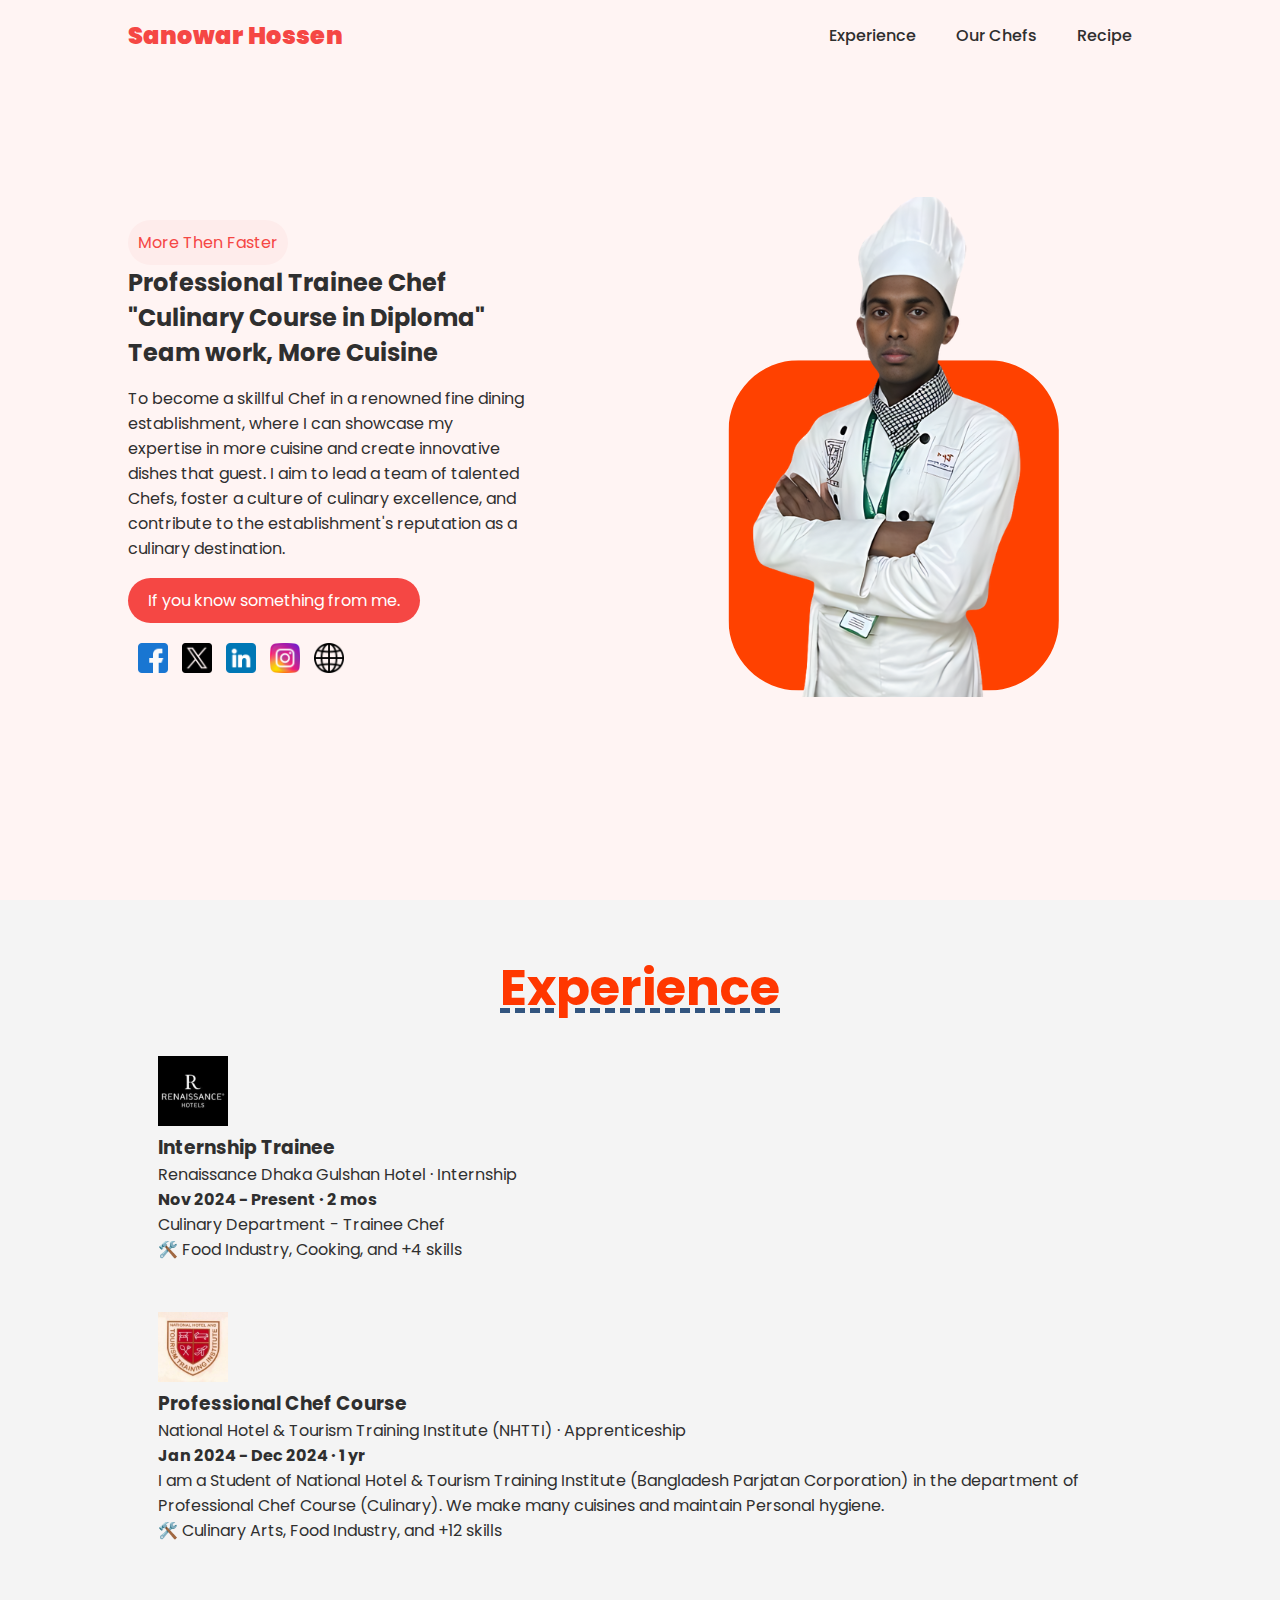
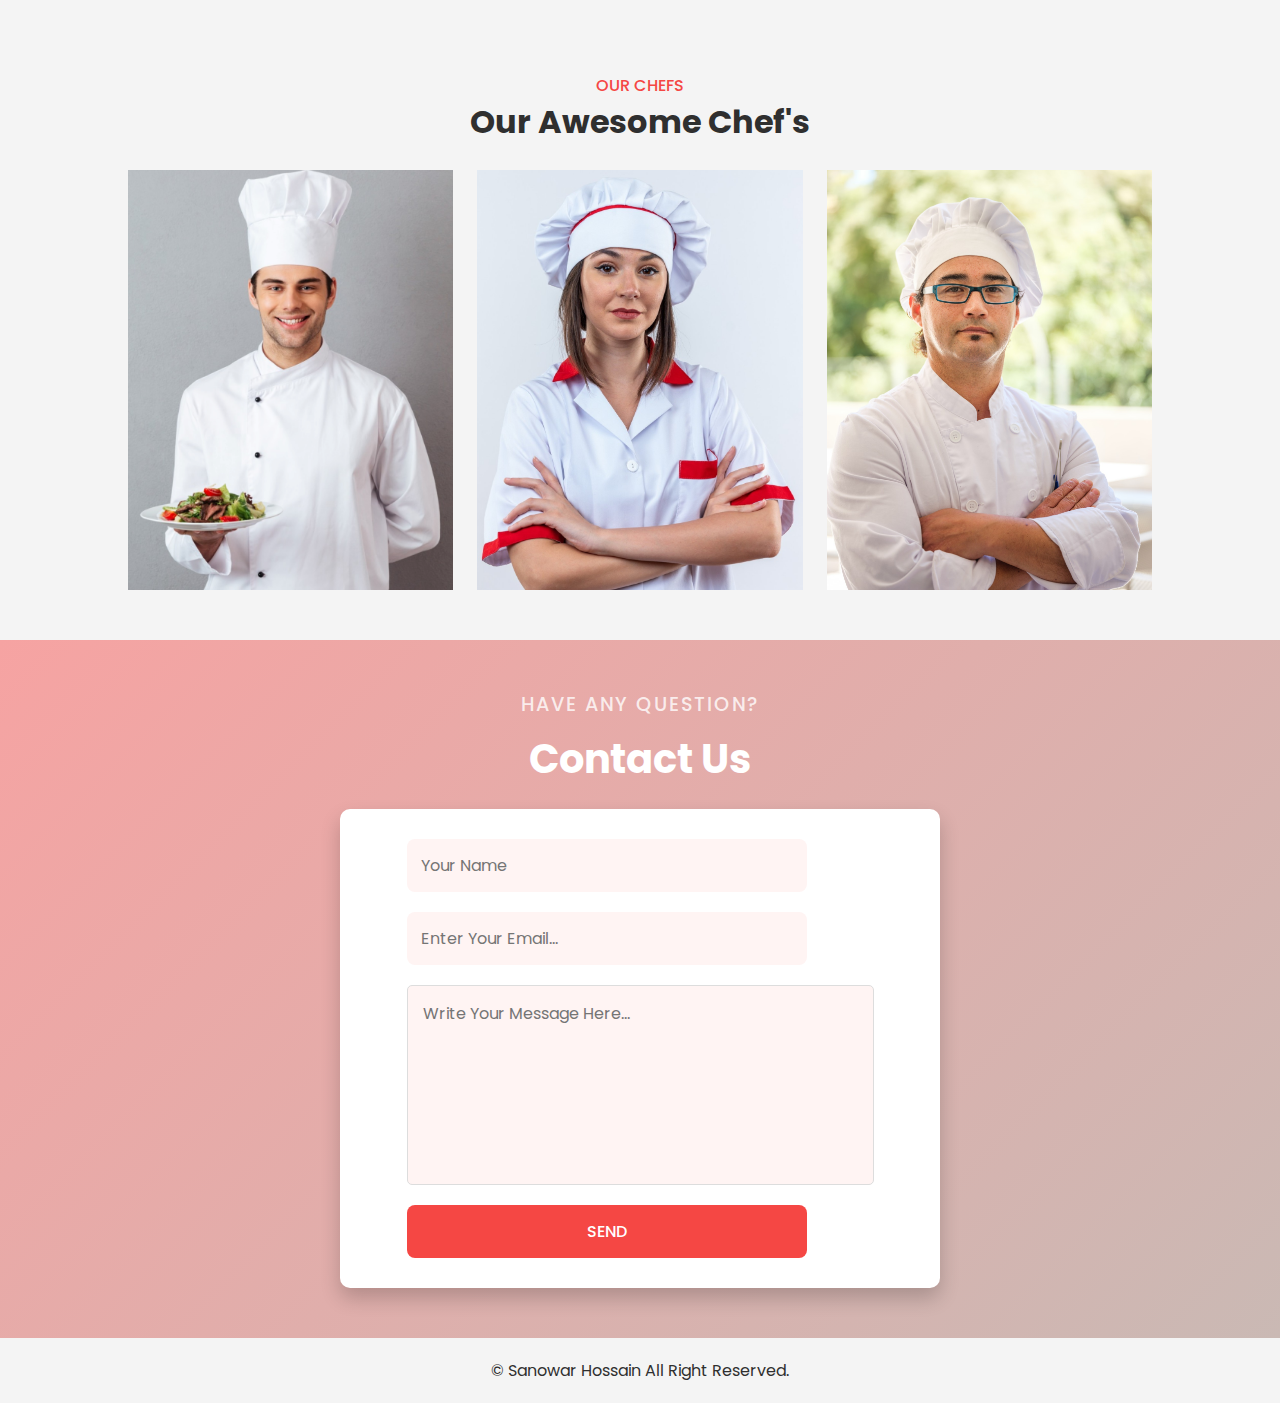
<file: Chef Website/index.html>
<!DOCTYPE html>
<html lang="en">
<head>
    <meta charset="UTF-8">
    <meta http-equiv="X-UA-Compatible" content="IE=edge">
    <meta name="viewport" content="width=device-width, initial-scale=1.0">
    <title>Sanowar Hossen</title>
    <!-- favicon -->
    <link rel="icon" type="image/x-icon" href="./img/favicon.png">
    <!-- Box Icons -->
    <link rel="stylesheet"
  href="https://cdn.jsdelivr.net/npm/boxicons@latest/css/boxicons.min.css">
  <link rel="stylesheet" href="https://cdnjs.cloudflare.com/ajax/libs/font-awesome/4.7.0/css/font-awesome.min.css">
  <!-- Link To CSS -->
  <link rel="stylesheet" href="style.css">
</head>
<body>
    <!-- Navbar -->
    <header>
        <a href="#" class="logo"><b>Sanowar Hossen</b></a>
        <div class="bx bx-menu" id="menu-icon"></div>

        <ul class="navbar">
            <!-- <li><a href="#home">Home</a></li> -->
            <li><a href="#experience">Experience</a></li>
            <li><a href="#chefs">Our Chefs</a></li>
            <li><a href="./recipe/recipe.html">Recipe</a></li>
        </ul>
    </header>
    <!-- Home -->
    <section class="home" id="home">
        <div class="home-text">
            <h3>More Then Faster</h3>
            <h2>Professional Trainee Chef <br>"Culinary Course in Diploma" <br>Team work, More Cuisine</h2>
            <p>
                To become a skillful Chef in a renowned fine dining establishment, where I can showcase my expertise in more cuisine and create innovative dishes that guest. 
                I aim to lead a team of talented Chefs, foster a culture of culinary excellence, and contribute to the establishment's reputation as a culinary destination.
            </p>
            <a href="#contact" class="btn">If you know something from me.</a>

            <!-- social icon -->
            <div class="social-con">
                <a href="#" class="social">
                    <img src="./img/facebook.png"/>
                </a>
                <a href="#" class="social">
                    <img src="./img/twitter.png"/>
                </a>
                <a href="#" class="social">
                    <img src="./img/linkedin.png"/>
                </a>
                <a href="#" class="social">
                    <img src="./img/instagram.png"/>
                </a>
                </a>
                <a href="#" class="social">
                    <img src="./img/world-wide-web.png"/>
                </a>
            </div>
            
        </div>
        <div class="home-img">
            <img src="img/chef.png" alt="">
        </div>
    </section>

  <!-- Experience Section -->
  <section id="experience">
    <h2 class="ex">Experience </h2>

    <!-- Internship Trainee -->
    <div class="experience-item">
      <div class="experience-header">
        <a href="https://www.linkedin.com/company/renaissance-dhaka-gulshan-hotel/"><img src="./img/RDGH.jpg" alt="Renaissance Logo" class="company-logo" target="_blank"></a>


      
        
        <div>
          <h3>Internship Trainee</h3>
          <p>Renaissance Dhaka Gulshan Hotel · Internship</p>
          <p><strong>Nov 2024 - Present · 2 mos</strong></p>
        </div>
      </div>
      <p>Culinary Department - Trainee Chef</p>
      <p>🛠️ <span>Food Industry, Cooking, and +4 skills</span></p>
    </div>

    <!-- Professional Chef Course -->
    <div class="experience-item">
      <div class="experience-header">
        <a href="https://www.linkedin.com/company/nhtti/"><img src="./img/NHTT.jpg" alt="NHTTI Logo" class="company-logo"></a>
        
        <div>
          <h3>Professional Chef Course</h3>
          <p>National Hotel & Tourism Training Institute (NHTTI) · Apprenticeship</p>
          <p><strong>Jan 2024 - Dec 2024 · 1 yr</strong></p>
        </div>
      </div>
      <p>
        I am a Student of National Hotel & Tourism Training Institute (Bangladesh Parjatan Corporation)
        in the department of Professional Chef Course (Culinary). We make many cuisines and maintain
        Personal hygiene.
      </p>
      <p>🛠️ <span>Culinary Arts, Food Industry, and +12 skills</span></p>
     
    </div>
  </section>





    




    <!-- Chef section -->  
    <section class="chefs" id="chefs">
        <div class="heading">
            <p>Our Chefs</p>
            <h2>Our Awesome Chef's</h2>
        </div>
        <div class="chefs-container">
            <div class="chef-box">
                <img src="img/chef1.png" alt="">
                <div class="text">
                    <h2>John Watson</h2>
                    <p>Lorem ipsum dolor sit amet consectetur adipisicing elit. Nesciunt, doloribus.</p>
                    <a href="#" class="btn">Hire Now</a>
                </div>
            </div>
            <div class="chef-box">
                <img src="img/chef2.png" alt="">
                <div class="text">
                    <h2>Alexa Gomez</h2>
                    <p>Lorem ipsum dolor sit amet consectetur adipisicing elit. Nesciunt, doloribus.</p>
                    <a href="#" class="btn">Hire Now</a>
                </div>
            </div>
            <div class="chef-box">
                <img src="img/chef3.jpg" alt="">
                <div class="text">
                    <h2>Richard</h2>
                    <p>Lorem ipsum dolor sit amet consectetur adipisicing elit. Nesciunt, doloribus.</p>
                    <a href="#" class="btn">Hire Now</a>
                </div>
            </div>
        </div>
    </section>
    <!-- Contact -->
    <section class="contact" id="contact">
        <div class="heading">
            <p>Have Any Question?</p>
            <h2>Contact Us</h2>
        </div>
        <div class="contact-form">
            <form action="">
                <input type="text" placeholder="Your Name">
                <input type="email" name="" id="" placeholder="Enter Your Email...">
                <textarea name="" id="" cols="30" rows="10" placeholder="Write Your Message Here... "></textarea>
                <input type="button" value="Send" class="contact-button">
            </form>
        </div>
    </section>
    <!-- Copyright -->
    <div class="copyright">
        <p>&#169; Sanowar Hossain All Right Reserved.</p>
    </div>





    <!-- Link To Js -->
    <script src="main.js"></script>
</body>
</html>
</file>
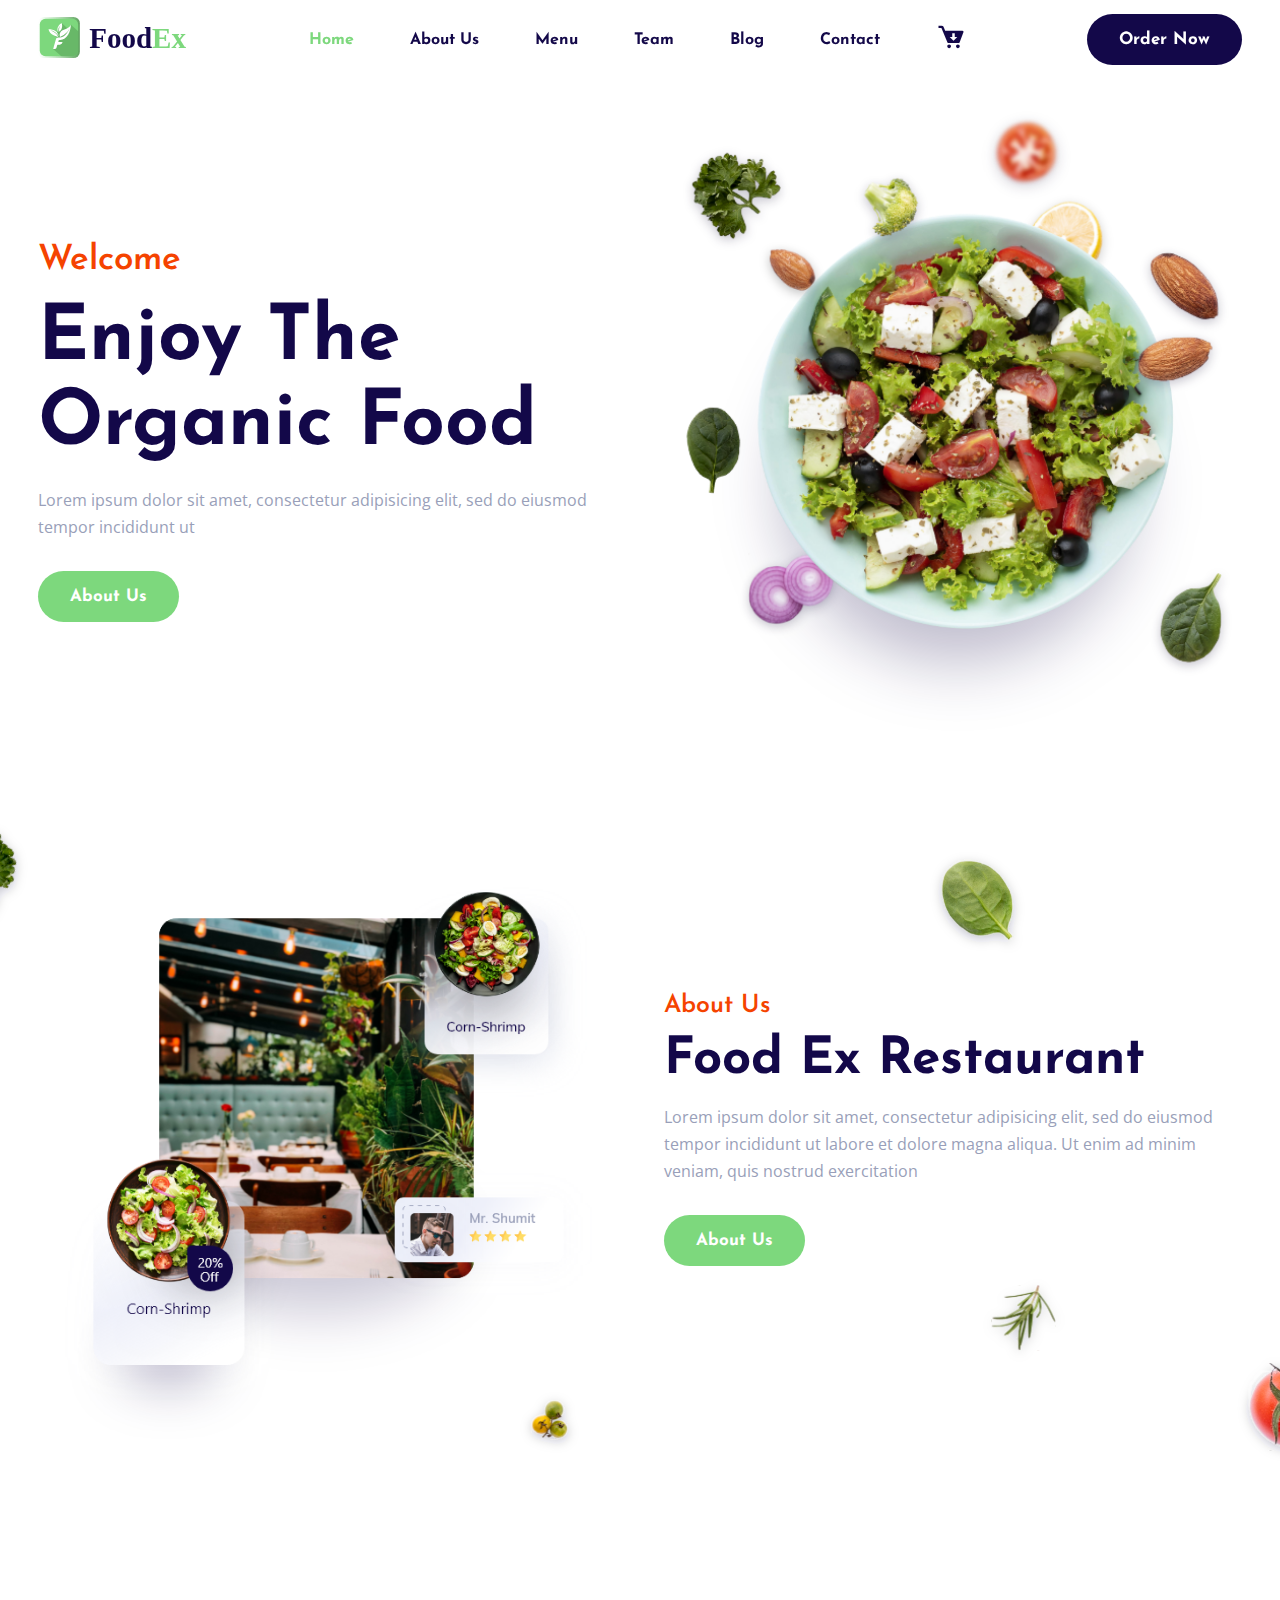
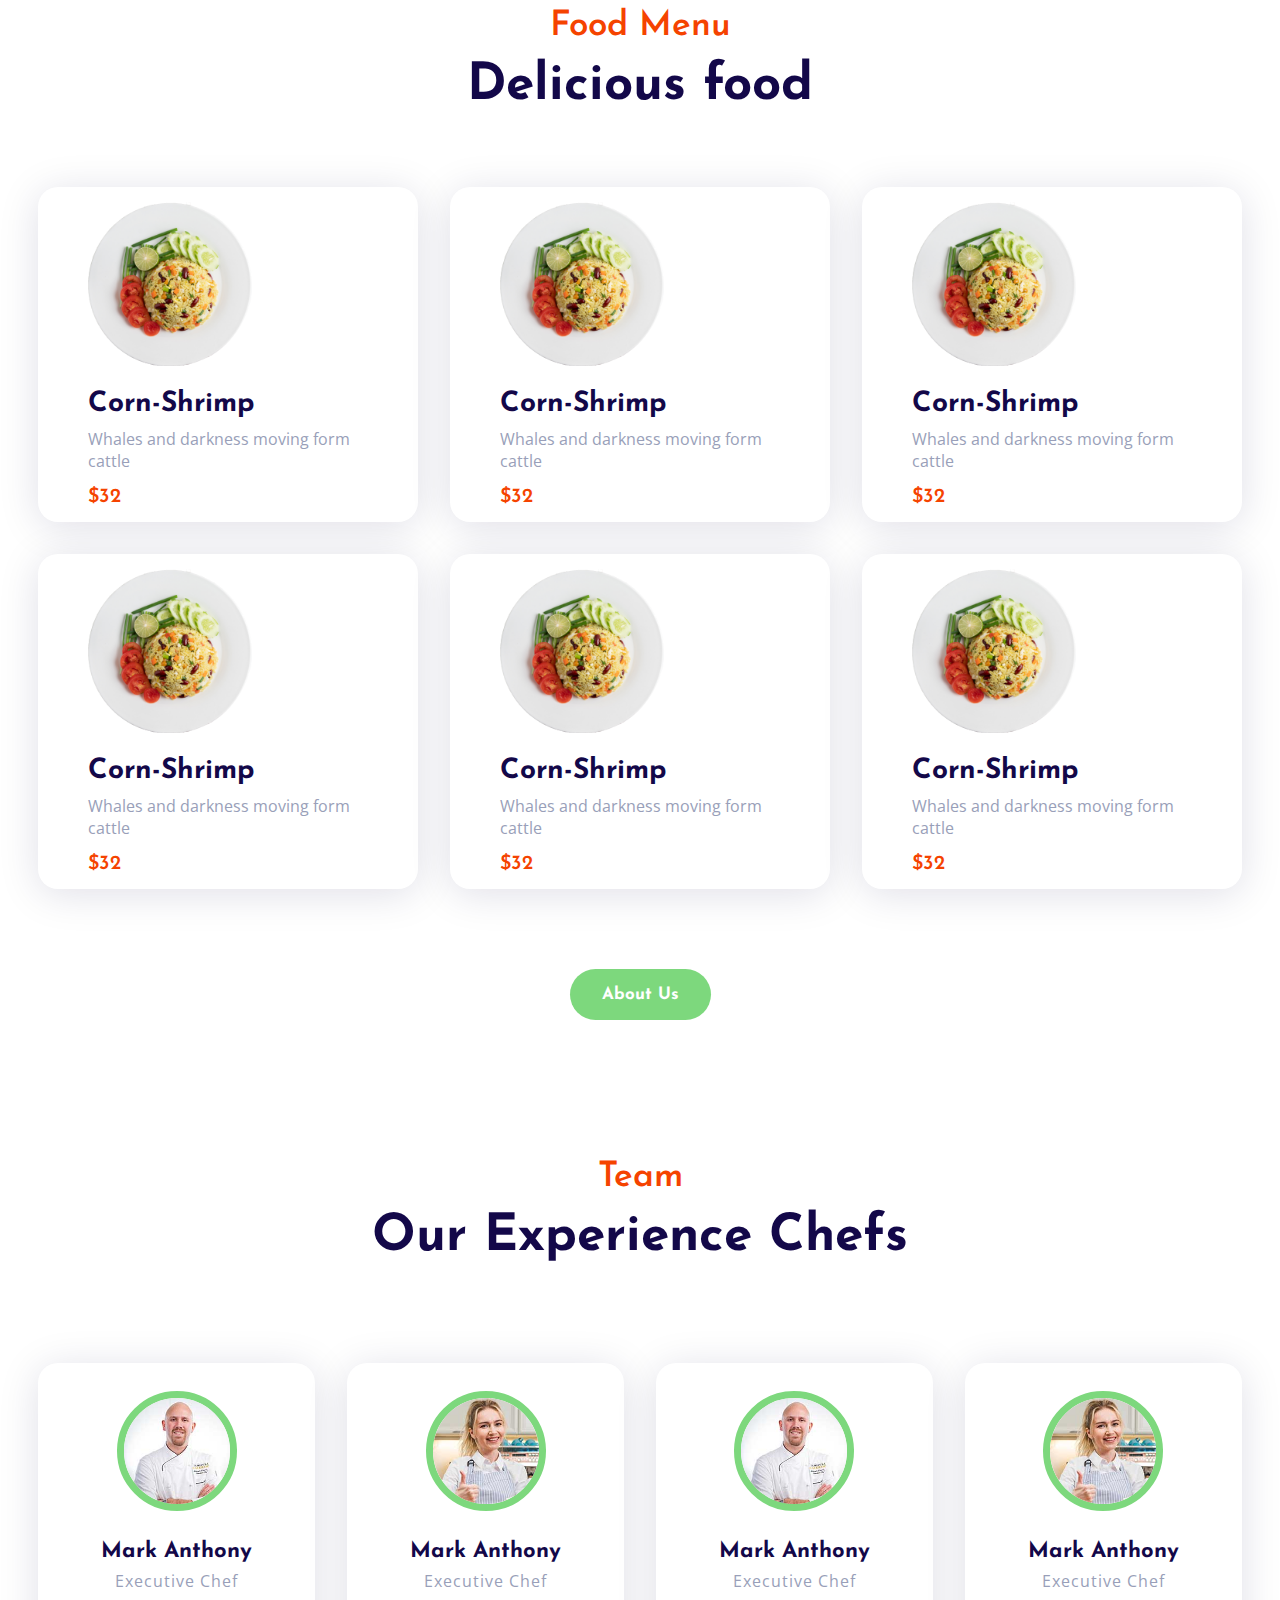
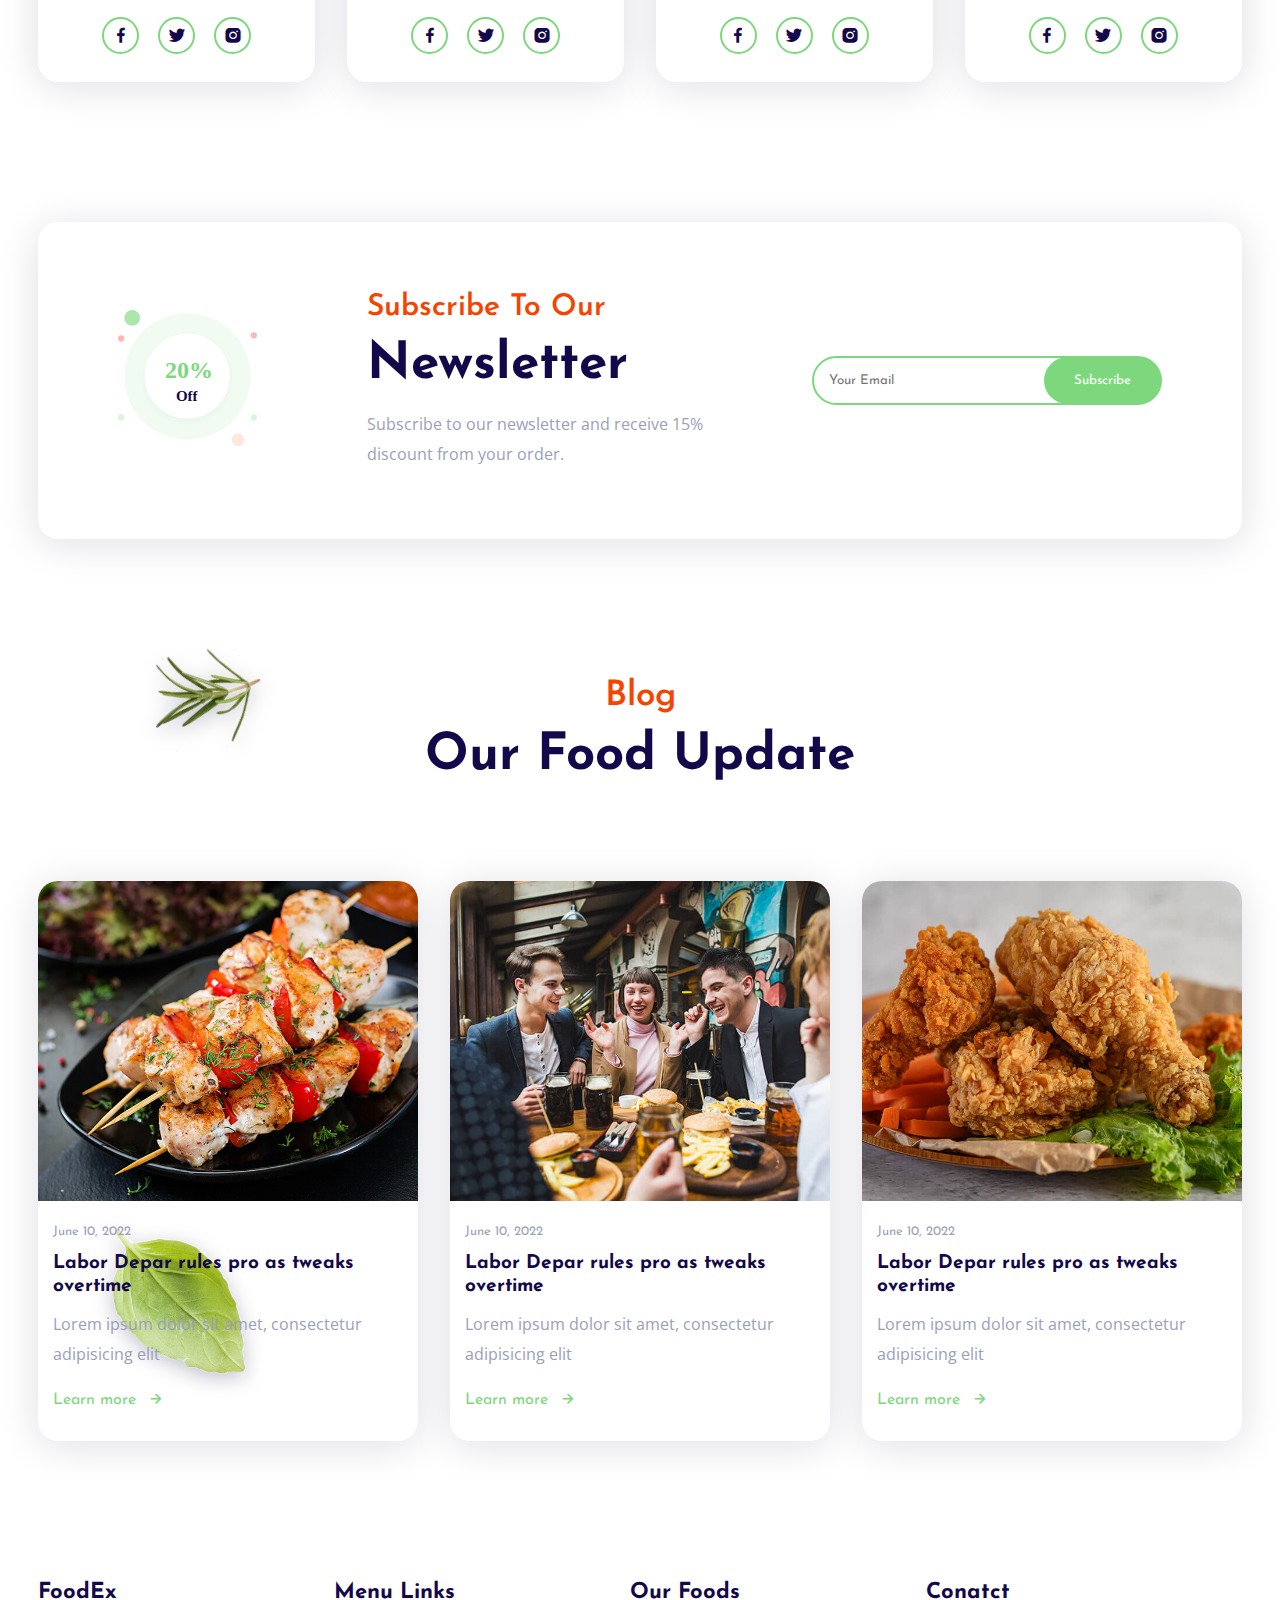
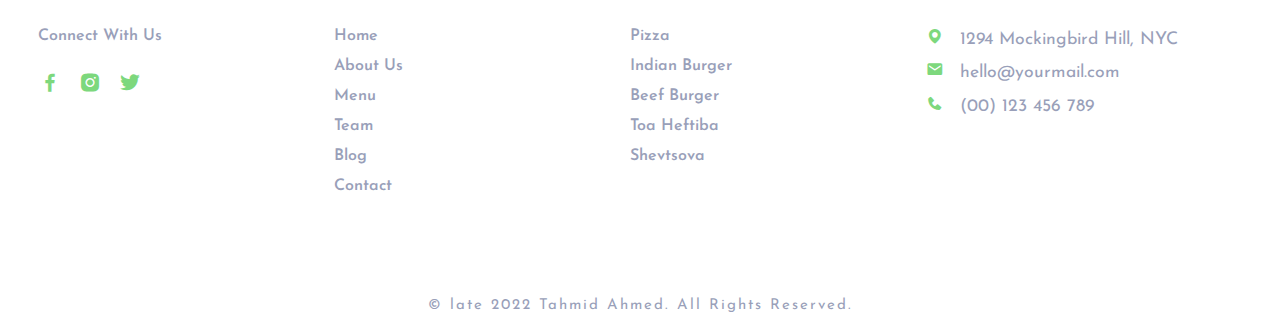
<file: food website-20241218T180944Z-001/food website/index.html>
<!DOCTYPE html>
<html>
<head>
	<meta charset="utf-8">
	<meta name="viewport" content="width=device-width, initial-scale=1">
	<title>restaurant website Html Css</title>
	<link rel="stylesheet" type="text/css" href="css/style.css">

	<link rel="stylesheet"
  href="https://unpkg.com/boxicons@latest/css/boxicons.min.css">

  <link rel="preconnect" href="https://fonts.googleapis.com">
  <link rel="preconnect" href="https://fonts.gstatic.com" crossorigin>
  <link href="https://fonts.googleapis.com/css2?family=Josefin+Sans:wght@100;200;300;400;500;600;700&family=Open+Sans:wght@300;400;500;600;700;800&display=swap" rel="stylesheet">

</head>
<body>

	<!---header--->
	<header>
		<a href="#" class="logo"><img src="img/logo.svg"></a>
		<div class="bx bx-menu" id="menu-icon"></div>

		<ul class="navbar">
			<li><a href="#home" class="active">Home</a></li>
			<li><a href="#about">About Us</a></li>
			<li><a href="#menu">Menu</a></li>
			<li><a href="#team">Team</a></li>
			<li><a href="#blog">Blog</a></li>
			<li><a href="#contact">Contact</a></li>
			<li><a href="#" class="cart"><i class='bx bxs-cart-download'></i></a></li>
		</ul>

		<div class="top-btn">
			<a href="#">Order Now</a>
		</div>
	</header>

	<!---home--->
	<section class="home" id="home">
		<div class="home-text">
			<h3>Welcome</h3>
			<h1>Enjoy The Organic Food</h1>
			<p>Lorem ipsum dolor sit amet, consectetur adipisicing elit, sed do eiusmod <br> tempor incididunt ut</p>
			<a href="#" class="btn">About Us</a>
		</div>

		<div class="home-img">
			<img src="img/hero.png">
		</div>
	</section>

	<!---about--->
	<section class="about" id="about">
		<div class="about-img">
			<img src="img/about.png">
		</div>

		<div class="about-text">
			<h3>About Us</h3>
			<h2>Food Ex Restaurant</h2>
			<p>Lorem ipsum dolor sit amet, consectetur adipisicing elit, sed do eiusmod tempor incididunt ut labore et dolore magna aliqua. Ut enim ad minim veniam, quis nostrud exercitation</p>
			<a href="#" class="btn">About Us</a>
		</div>
	</section>

	<!---food menu--->
	<section class="menu" id="menu">
		<div class="center-text">
			<h3>Food Menu</h3>
			<h2>Delicious food</h2>
		</div>

		<div class="menu-content">
			<div class="box">
				<div class="box-content">
					<div class="box-img">
						<img src="img/food.png">
					</div>

					<div class="box-text">
						<h4>Corn-Shrimp</h4>
						<p>Whales and darkness moving form cattle</p>
						<h6>$32</h6>
					</div>
				</div>
			</div>

			<div class="box">
				<div class="box-content">
					<div class="box-img">
						<img src="img/food.png">
					</div>

					<div class="box-text">
						<h4>Corn-Shrimp</h4>
						<p>Whales and darkness moving form cattle</p>
						<h6>$32</h6>
					</div>
				</div>
			</div>

			<div class="box">
				<div class="box-content">
					<div class="box-img">
						<img src="img/food.png">
					</div>

					<div class="box-text">
						<h4>Corn-Shrimp</h4>
						<p>Whales and darkness moving form cattle</p>
						<h6>$32</h6>
					</div>
				</div>
			</div>

			<div class="box">
				<div class="box-content">
					<div class="box-img">
						<img src="img/food.png">
					</div>

					<div class="box-text">
						<h4>Corn-Shrimp</h4>
						<p>Whales and darkness moving form cattle</p>
						<h6>$32</h6>
					</div>
				</div>
			</div>

			<div class="box">
				<div class="box-content">
					<div class="box-img">
						<img src="img/food.png">
					</div>

					<div class="box-text">
						<h4>Corn-Shrimp</h4>
						<p>Whales and darkness moving form cattle</p>
						<h6>$32</h6>
					</div>
				</div>
			</div>

			<div class="box">
				<div class="box-content">
					<div class="box-img">
						<img src="img/food.png">
					</div>

					<div class="box-text">
						<h4>Corn-Shrimp</h4>
						<p>Whales and darkness moving form cattle</p>
						<h6>$32</h6>
					</div>
				</div>
			</div>

		</div>

		<div class="box-btn">
			<a href="#" class="btn">About Us</a>
		</div>
	</section>

	<!---team--->
	<section class="team" id="team">
		<div class="center-text">
			<h3>Team</h3>
			<h2>Our Experience Chefs</h2>
		</div>

		<div class="team-content">
			<div class="row">
				<div class="team-img">
					<img src="img/team1.jpg">
				</div>
				<h4>Mark Anthony</h4>
				<p>Executive Chef</p>
				<div class="team-icon">
					<a href="#"><i class='bx bxl-facebook' ></i></a>
					<a href="#"><i class='bx bxl-twitter' ></i></a>
					<a href="#"><i class='bx bxl-instagram-alt' ></i></a>
				</div>
			</div>

			<div class="row">
				<div class="team-img">
					<img src="img/team2.jpg">
				</div>
				<h4>Mark Anthony</h4>
				<p>Executive Chef</p>
				<div class="team-icon">
					<a href="#"><i class='bx bxl-facebook' ></i></a>
					<a href="#"><i class='bx bxl-twitter' ></i></a>
					<a href="#"><i class='bx bxl-instagram-alt' ></i></a>
				</div>
			</div>

			<div class="row">
				<div class="team-img">
					<img src="img/team1.jpg">
				</div>
				<h4>Mark Anthony</h4>
				<p>Executive Chef</p>
				<div class="team-icon">
					<a href="#"><i class='bx bxl-facebook' ></i></a>
					<a href="#"><i class='bx bxl-twitter' ></i></a>
					<a href="#"><i class='bx bxl-instagram-alt' ></i></a>
				</div>
			</div>


			<div class="row">
				<div class="team-img">
					<img src="img/team2.jpg">
				</div>
				<h4>Mark Anthony</h4>
				<p>Executive Chef</p>
				<div class="team-icon">
					<a href="#"><i class='bx bxl-facebook' ></i></a>
					<a href="#"><i class='bx bxl-twitter' ></i></a>
					<a href="#"><i class='bx bxl-instagram-alt' ></i></a>
				</div>
			</div>

		</div>
	</section>

	<!---newsletter--->
	<section>
		<div class="container">
			<div class="newsletter-content">
				<div class="news-img">
					<img src="img/discount.svg">
				</div>

				<div class="news-text">
					<h3>Subscribe To Our</h3>
					<h2>Newsletter</h2>
					<p>Subscribe to our newsletter and receive 15% <br> discount from your order.</p>
				</div>

				<div class="letter">
					<form>
						<input type="email" name="email" placeholder="Your Email" required>
						<input type="submit" value="Subscribe" required>
					</form>
				</div>
			</div>
		</div>
	</section>

	<!---blog--->
	<section class="blog" id="blog">
		<div class="center-text">
			<h3>Blog</h3>
			<h2>Our Food Update</h2>
		</div>

		<div class="blog-content">
			<div class="main">
				<img src="img/blog1.jpg">
				<div class="blog-text">
					<h6>June 10, 2022</h6>
					<h4>Labor Depar rules pro as tweaks overtime</h4>
					<p>Lorem ipsum dolor sit amet, consectetur adipisicing elit</p>

					<div class="blog-btn">
						<a href="#">Learn more</a>
						<span><i class='bx bx-right-arrow-alt' ></i></span>
					</div>
				</div>
			</div>

			<div class="main">
				<img src="img/blog2.jpg">
				<div class="blog-text">
					<h6>June 10, 2022</h6>
					<h4>Labor Depar rules pro as tweaks overtime</h4>
					<p>Lorem ipsum dolor sit amet, consectetur adipisicing elit</p>

					<div class="blog-btn">
						<a href="#">Learn more</a>
						<span><i class='bx bx-right-arrow-alt' ></i></span>
					</div>
				</div>
			</div>

			<div class="main">
				<img src="img/blog3.jpg">
				<div class="blog-text">
					<h6>June 10, 2022</h6>
					<h4>Labor Depar rules pro as tweaks overtime</h4>
					<p>Lorem ipsum dolor sit amet, consectetur adipisicing elit</p>

					<div class="blog-btn">
						<a href="#">Learn more</a>
						<span><i class='bx bx-right-arrow-alt' ></i></span>
					</div>
				</div>
			</div>

		</div>
	</section>

	<!---contact--->
	<section class="contact" id="contact">
		<div class="contact-box">
			<h3>FoodEx</h3>
			<h5>Connect With Us</h5>
			<div class="social">
				<a href="#"><i class='bx bxl-facebook' ></i></a>
				<a href="#"><i class='bx bxl-instagram-alt' ></i></a>
				<a href="#"><i class='bx bxl-twitter' ></i></a>
			</div>
		</div>

		<div class="contact-box">
			<h3>Menu Links</h3>
			<li><a href="#home" class="active">Home</a></li>
			<li><a href="#about">About Us</a></li>
			<li><a href="#menu">Menu</a></li>
			<li><a href="#team">Team</a></li>
			<li><a href="#blog">Blog</a></li>
			<li><a href="#contact">Contact</a></li>
		</div>

		<div class="contact-box">
			<h3>Our Foods</h3>
			<li><a href="#">Pizza</a></li>
			<li><a href="#">Indian Burger</a></li>
			<li><a href="#">Beef Burger</a></li>
			<li><a href="#">Toa Heftiba</a></li>
			<li><a href="#">Shevtsova</a></li>
		</div>

		<div class="contact-box address">
			<h3>Conatct</h3>
			<i class='bx bxs-map' ><span>1294 Mockingbird Hill, NYC</span></i>
			<i class='bx bxs-envelope' ><span>hello@yourmail.com</span></i>
			<i class='bx bxs-phone' ><span>(00) 123 456 789</span></i>
		</div>

	</section>

	<div class="end-text">
		<p>© late 2022 Tahmid Ahmed. All Rights Reserved.</p>
	</div>

	<!---custom js link--->
	<script type="text/javascript" src="js/script.js"></script>

</body>
</html>
</file>
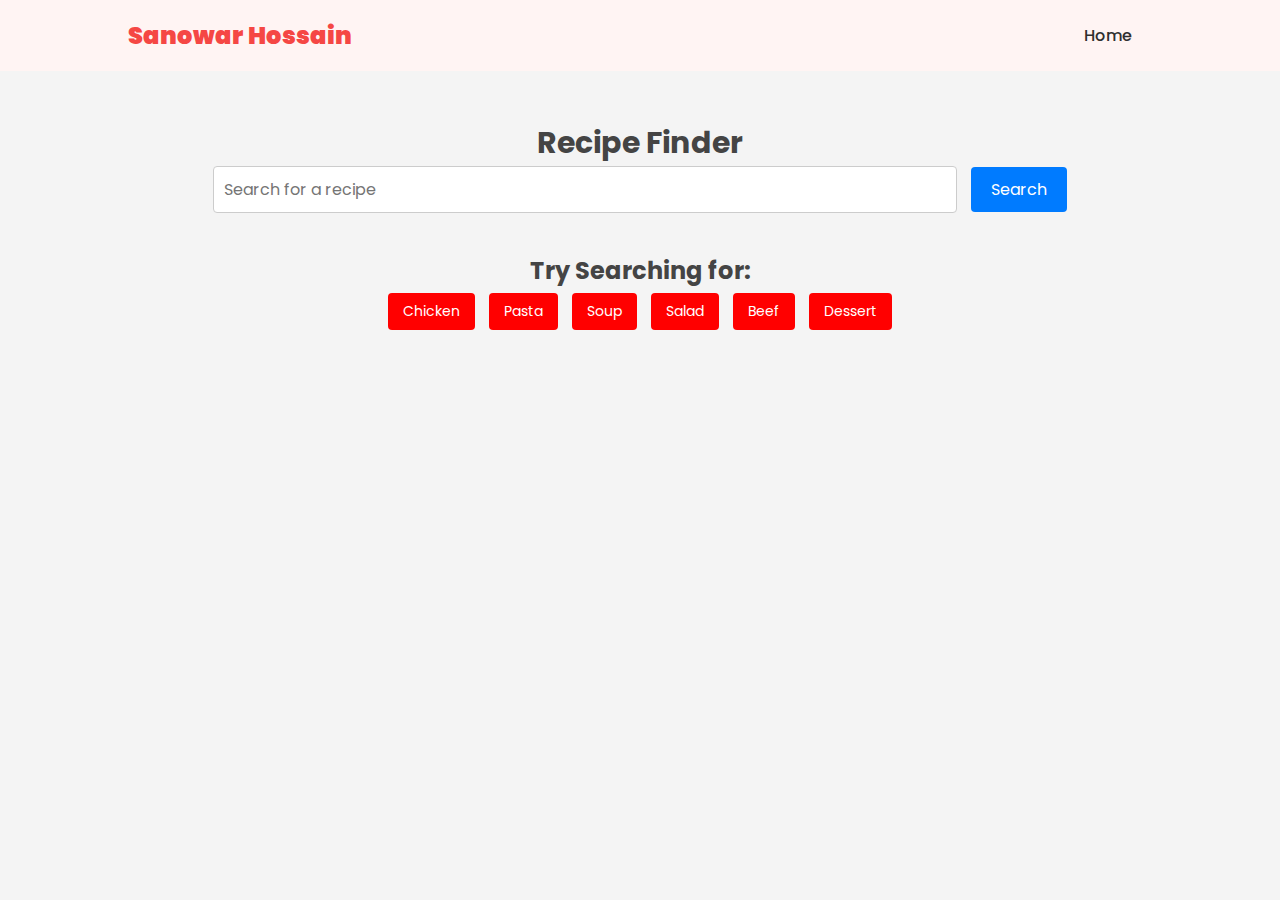
<file: Chef Website/recipe/recipe.html>
<!DOCTYPE html>
<html lang="en">
<head>
    <meta charset="UTF-8">
    <meta name="viewport" content="width=device-width, initial-scale=1.0">
    <title>Recipe Finder</title>
    <link rel="stylesheet" href="recipe.css">
    <link rel="stylesheet" href="../style.css">

</head>
<body>
    <header>
        <a href="../index.html" class="logo"><b>Sanowar Hossain</b></a>
        <div class="bx bx-menu" id="menu-icon"></div>

        <ul class="navbar">
            <li><a href="../index.html">Home</a></li>
        </ul>
    </header>
    <!-- Search Section -->
    <div class="search">
        <div class="head-search">
            <h1>Recipe Finder</h1>
        </div>
        <form class="searchBox" id="searchForm">
            <input type="text" id="searchInput" placeholder="Search for a recipe" />
            <button type="button" id="searchButton">Search</button>
        </form>
    </div>

    <!-- Sample Keywords Section -->
    <div class="sample-keywords">
        <h2>Try Searching for:</h2>
        <ul id="keywordList">
            <li><button type="button" class="keyword-button">Chicken</button></li>
            <li><button type="button" class="keyword-button">Pasta</button></li>
            <li><button type="button" class="keyword-button">Soup</button></li>
            <li><button type="button" class="keyword-button">Salad</button></li>
            <li><button type="button" class="keyword-button">Beef</button></li>
            <li><button type="button" class="keyword-button">Dessert</button></li>
        </ul>
    </div>

    <!-- Recipe Results Section -->
    <div id="recipeResults" class="recipe-results"></div>

    <script src="recipe.js"></script>
</body>
</html>
</file>
<file: Chef Website/style.css>
/* Google Fonts */
@import url("https://fonts.googleapis.com/css2?family=Poppins:wght@300;400;500;600;700&display=swap");
* {
  margin: 0;
  padding: 0;
  scroll-behavior: smooth;
  box-sizing: border-box;
  scroll-padding-top: 2rem;
  list-style: none;
  text-decoration: none;
  font-family: "Poppins", sans-serif;
}
:root {
  --main-color: #f54744;
  --text-color: #2f2f2f;
  --bg-color: #fff;

  --big-font: 3.2rem;
  --h2-font: 2rem;
}
section {
  padding: 50px 10%;
}
body {
  color: var(--text-color);
  background: var(--bg-color);
}
header {
  position: fixed;
  width: 100%;
  top: 0;
  right: 0;
  z-index: 1000;
  display: flex;
  align-items: center;
  justify-content: space-between;
  background: #fff4f3;
  padding: 18px 10%;
}
.logo {
  font-size: 1.5rem;
  font-weight: 600;
  color: var(--main-color);
}
.navbar {
  display: flex;
}
.navbar a {
  font-size: 1rem;
  padding: 10px 20px;
  color: var(--text-color);
  font-weight: 500;
}
.navbar a:hover {
  background: var(--main-color);
  color: #fff;
  border-radius: 2rem;
}
#menu-icon {
  font-size: 2rem;
  cursor: pointer;
  display: none;
}
.home {
  width: 100%;
  min-height: 100vh;
  display: grid;
  grid-template-columns: repeat(2, 1fr);
  align-items: center;
  background: #fff4f3;
  /* background: linear-gradient(135deg, #f0f858, #ea714f); */
  gap: 1.5rem;
}
.home-img img {
  width: 100%;
  height: 100%;
}
.home-text h3 {
  color: var(--main-color);
  font-size: 1rem;
  font-weight: 400;
  padding: 10px;
  width: 160px;
  border-radius: 2rem;
  background: #feeceb;
}
.home-text h1 {
  font-size: var(--big-font);
}
.home-text span {
  color: var(--main-color);
}
.home-text p {
  max-width: 80%;
  margin: 1rem 0 1.1rem;
}
.btn {
  background: var(--main-color);
  display: inline-block;
  padding: 10px 20px;
  border-radius: 2rem;
  color: #fff;
}
.btn:hover {
  background: #fc5552;
}
.heading {
  text-align: center;
}
.heading p {
  text-transform: uppercase;
  font-weight: 500;
  color: var(--main-color);
}
.heading h2 {
  font-size: var(--h2-font);
}
.services-container {
  display: grid;
  grid-template-columns: repeat(auto-fit, minmax(220px, auto));
  gap: 1.5rem;
  margin-top: 4rem;
}
.box {
  display: flex;
  flex-direction: column;
  align-items: center;
  text-align: center;
}
.box img {
  width: 100px;
  height: 100px;
  object-fit: contain;
}
.box h2 {
  font-size: 1.2rem;
  margin: 1.7rem 0 1rem;
}
.chefs .chefs-container {
  display: flex;
  flex-wrap: wrap;
  gap: 1.5rem;
  margin-top: 1.5rem;
}
.chefs .chefs-container .chef-box {
  position: relative;
  height: 420px;
  flex: 1 1 18rem;
  overflow: hidden;
}
.chefs .chefs-container .chef-box img {
  width: 100%;
  height: 100%;
  object-fit: cover;
}
.chefs .chefs-container .chef-box .text {
  position: absolute;
  top: -100%;
  left: 0;
  width: 100%;
  height: 100%;
  text-align: center;
  padding: 20px;
  padding-top: 8rem;
  background: rgba(255, 244, 243, 0.78);
  transition: 0.5s;
}
.chefs .chefs-container .chef-box:hover .text {
  top: 0;
}
.chef-box .text h2 {
  font-size: 1.2rem;
}
.chef-box .text p {
  margin: 0.4rem 0 1rem;
}
.contact-form {
  display: flex;
  justify-content: center;
  margin-top: 4rem;
}
.contact-form form {
  display: flex;
  flex-direction: column;
}
.contact-form form input,
textarea {
  width: 400px;
  padding: 14px;
  margin-bottom: 10px;
  border-radius: 0.5rem;
  border: none;
  outline: none;
  background: #fff4f3;
}
.contact-form form textarea {
  resize: none;
  height: 200px;
}
.contact-form form .contact-button {
  font-weight: 500;
  color: #fff;
  background: var(--main-color);
  cursor: pointer;
}
.contact-form form .contact-button:hover {
  background: #fc5552;
}
.copyright {
  padding: 20px;
  text-align: center;
}
/* Making Responsive */
@media (max-width: 991px) {
  header {
    padding: 10px 4%;
  }
  section {
    padding: 50px 4%;
  }
  :root {
    --big-font: 2.7rem;
    --h2-font: 1.7rem;
  }
}
@media (max-width: 768px) {
  :root {
    --big-font: 2rem;
    --h2-font: 1.4rem;
  }
  #menu-icon {
    display: initial;
    color: var(--text-color);
  }
  header .navbar {
    position: absolute;
    top: -400px;
    left: 0;
    right: 0;
    display: flex;
    flex-direction: column;
    text-align: center;
    background: #fff4f3;
    box-shadow: 0 4px 4px rgb(0 0 0 / 10%);
    transition: 0.5s;
  }
  .navbar.active {
    top: 100%;
  }
  .navbar a {
    padding: 1.5rem;
    display: block;
  }
  .navbar a:hover {
    color: var(--main-color);
    background: none;
  }
  .home {
    grid-template-columns: 1fr;
  }
  .home-text {
    padding-top: 2rem;
  }
}
@media (max-width: 415px) {
  .contact-form form input,
  textarea {
    width: auto;
  }
}


.company-logo{
  width: 70px;
  height: 70px;
}


.experience-item{
  padding: 20px;
  margin: 10px;
}

.ex{
  text-align: center;
  font-size: 50px;
  color: #ff3700;
  text-decoration: underline #32557f dashed;
}


.social-con .social img{
  width: 30px;
  height: 30px;
  margin-top: 20px;
  margin-left: 10px;
}


/* cdd */
/* General Styling */
body {
  font-family: 'Arial', sans-serif;
  margin: 0;
  padding: 0;
  box-sizing: border-box;
  background: #f4f4f4;
}

/* Section Styling */
.contact {
  padding: 50px 20px;
  background: linear-gradient(135deg, #f6a3a2, #cab9b4);
  color: #fff;
  text-align: center;
}

.contact .heading p {
  font-size: 1.2rem;
  margin-bottom: 10px;
  letter-spacing: 2px;
  text-transform: uppercase;
  color: rgba(255, 255, 255, 0.8);
}

.contact .heading h2 {
  font-size: 2.5rem;
  font-weight: bold;
  margin-bottom: 20px;
  color: #fff;
}

/* Contact Form Container */
.contact-form {
  max-width: 600px;
  margin: 0 auto;
  padding: 20px;
  background: #fff;
  border-radius: 10px;
  box-shadow: 0 10px 20px rgba(0, 0, 0, 0.2);
}

/* Form Input Styling */
.contact-form input,
.contact-form textarea {
  width: 100%;
  margin: 10px 0;
  padding: 15px;
  border: 1px solid #ddd;
  border-radius: 5px;
  font-size: 1rem;
  outline: none;
  transition: 0.3s;
}

.contact-form input:focus,
.contact-form textarea:focus {
  border-color: #2575fc;
  box-shadow: 0 0 5px rgba(37, 117, 252, 0.5);
}

/* Button Styling */
.contact-button {
  width: 100%;
  background: linear-gradient(135deg, #6a11cb, #2575fc);
  color: #fff;
  border: none;
  border-radius: 5px;
  padding: 15px;
  font-size: 1.2rem;
  font-weight: bold;
  text-transform: uppercase;
  cursor: pointer;
  transition: 0.3s;
}

/* .contact-button:hover {
  background: linear-gradient(135deg, #ca625b, #6a11cb);
  box-shadow: 0 5px 15px rgba(37, 117, 252, 0.5);
  transform: translateY(-3px);
} */

/* Responsive Styling */
@media (max-width: 768px) {
  .contact .heading h2 {
      font-size: 2rem;
  }

  .contact-form {
      padding: 15px;
  }
}
</file>
<file: food website-20241218T180944Z-001/food website/css/style.css>
*{
	margin: 0;
	padding: 0;
	box-sizing: border-box;
	font-family: 'Josefin Sans', sans-serif;
	list-style: none;
	text-decoration: none;
	scroll-behavior: smooth;
}
:root{
	--bg-color: #ffffff;
	--second-color: #f54300;
	--main-color: #7dd87d;
	--text-color: #130849;
	--other-color: #999fb9;
	--big-font: 4.8rem;
	--h2-font: 3.2rem;
	--p-font: 1rem;
}
body{
	color: var(--text-color);
	background: var(--bg-color);
}
header{
	position: fixed;
	width: 100%;
	right: 0;
	top: 0;
	display: flex;
	align-items: center;
	justify-content: space-between;
	background: transparent;
	padding: 25px 18%;
	z-index: 1000;
	transition: all .35s ease;
}
.logo img{
	max-width: 100%;
	width: 150px;
	height: auto;
}
.navbar{
	display: flex;
	align-items: center;
}
.navbar a{
	font-size: var(--p-font);
	color: var(--text-color);
	padding: 10px 28px;
	font-weight: 700;
	transition: all .35s ease;
}
.navbar a:hover{
	color: var(--main-color);
}
.navbar a.active{
	color: var(--main-color);
}
.navbar a.cart{
	font-size: 30px;
}
#menu-icon{
	color: var(--text-color);
	font-size: 40px;
	z-index: 10001;
	cursor: pointer;
	display: none;
}
.top-btn a{
	display: inline-block;
	background: var(--text-color);
	color: #fff;
	padding: 17px 32px;
	border-radius: 30px;
	border: none;
	font-size: 17px;
	font-weight: 700;
}

section{
	padding: 80px 18%;
}
.home{
	height: 90vh;
	width: 100%;
	position: relative;
	display: grid;
	grid-template-columns: repeat(2, 1fr);
	align-items: center;
	grid-gap: 3rem;
}
.home-text h1{
	margin: 20px 0px 20px;
	font-size: var(--big-font);
	line-height: 1.1;
}
.home-text h3{
	color: var(--second-color);
	font-size: 35px;
	font-weight: 600;
}
.home-text p{
	font-size: var(--p-font);
	color: var(--other-color);
	line-height: 27px;
	font-weight: 400;
	margin-bottom: 30px;
	font-family: 'Open Sans', sans-serif;
}
.btn{
	display: inline-block;
	background: var(--main-color);
	color: #fff;
	padding: 17px 32px;
	border-radius: 30px;
	border: none;
	font-size: 17px;
	font-weight: 700;
	transition: all .25s ease;
}
.btn:hover{
	box-shadow: 0px 15px 22px rgb(125 216 125 / 44%);
}
.home-img img{
	width: 100%;
	height: auto;
}

.about{
	background: url(../img/feature.svg);
	background-size: cover;
	background-position: center;
	display: grid;
	grid-template-columns: repeat(2, 2fr);
	align-items: center;
	grid-gap: 3rem;
}
.about-img img{
	width: 100%;
	height: auto;
	padding-top: 80px;
}
.about-text h2{
	margin: 15px 0px 15px;
	font-size: var(--h2-font);
	line-height: 1.1;
}
.about-text h3{
	color: var(--second-color);
	font-size: 25px;
	font-weight: 600;
}
.about-text p{
	font-size: var(--p-font);
	color: var(--other-color);
	line-height: 27px;
	font-weight: 400;
	margin-bottom: 30px;
	font-family: 'Open Sans', sans-serif;
}

header.sticky{
	background: #fff;
	padding: 12px 18%;
	box-shadow: 0px 0px 1px #13084982;
}
.center-text{
	text-align: center;
}
.center-text h2{
	margin: 15px 0px 0px;
	font-size: var(--h2-font);
	line-height: 1.1;
}
.center-text h3{
	color: var(--second-color);
	font-size: 35px;
	font-weight: 600;
}
.menu-content{
	display: grid;
	grid-template-columns: repeat(auto-fit, minmax(300px, auto));
	grid-gap: 2rem;
	align-items: center;
	margin-top: 4.5rem;
	cursor: pointer;
}
.box{
	padding: 15px 50px 15px 50px;
	background: var(--bg-color);
	box-shadow: 0px 5px 40px rgb(19 8 73 / 13%);
	border-radius: 20px;
	transition: all .40s ease;
}
.box-content{
	display: flex;
	flex-wrap: wrap;
	align-items: center;
	justify-content: space-between;
	gap: 20px;
}
.box-img img{
	width: 100%;
	height: auto;
}
.box-text h4{
	color: var(--text-color);
	font-size: 28px;
	font-weight: 700;
	margin-bottom: 10px;
}
.box-text p{
	font-size: var(--p-font);
	color: var(--other-color);
	font-weight: 400;
	margin-bottom: 15px;
	font-family: 'Open Sans', sans-serif;
}
.box-text h6{
	color: var(--second-color);
	font-size: 20px;
	font-weight: 600;
}
.box:hover{
	transform: scale(1.04) translateY(-5px);
}
.box-btn{
	text-align: center;
	margin-top: 5rem;
}

.team-content{
	display: grid;
	grid-template-columns: repeat(auto-fit, minmax(250px, auto));
	grid-gap: 2rem;
	align-items: center;
	margin-top: 6rem;
	cursor: pointer;
	text-align: center;
}
.row{
	padding: 28px 30px;
	background: var(--bg-color);
	box-shadow: 0px 5px 40px rgb(19 8 73 / 13%);
	border-radius: 20px;
	transition: all .40s ease;
}
.team-img img{
	height: 120px;
	width: 120px;
	object-fit: cover;
	border-radius: 50%;
	border: 7px solid var(--main-color);
	margin-bottom: 25px;
}
.row h4{
	font-size: 22px;
	font-weight: 700;
	color: var(--text-color);
	margin-bottom: 7px;
}
.row p{
	font-size: var(--p-font);
	color: var(--other-color);
	font-weight: 400;
	margin-bottom: 25px;
	font-family: 'Open Sans', sans-serif;
	letter-spacing: 1px;
}
.team-icon i{
	display: inline-block;
	width: 37px;
	height: 37px;
	background: var(--bg-color);
	color: var(--text-color);
	border: 2px solid var(--main-color);
	border-radius: 50%;
	display: inline-flex;
	align-items: center;
	justify-content: center;
	font-size: 20px;
	margin: 0 7px;
	transition: all .40s ease;
}
.team-icon i:hover{
	transform: scale(1.2);
	background: var(--main-color);
	color: #fff;
}
.row:hover{
	transform: scale(1.04) translateY(-5px);
}

.container{
	padding: 70px 80px;
	box-shadow: 0px 5px 40px rgb(19 8 73 / 13%);
	border-radius: 20px;
}
.newsletter-content{
	display: flex;
	flex-wrap: wrap;
	align-items: center;
	justify-content: space-between;
	gap: 40px;
}
.news-text h2{
	margin: 15px 0px 15px;
	font-size: var(--h2-font);
	line-height: 1.1;
}
.news-text h3{
	color: var(--second-color);
	font-size: 30px;
	font-weight: 600;
}
.news-text p{
	font-size: var(--p-font);
	color: var(--other-color);
	font-weight: 400;
	line-height: 30px;
	font-family: 'Open Sans', sans-serif;
}
.letter form{
	position: relative;
	width: 350px;
	max-width: 100%;
}
.letter form input:first-child{
	display: inline-block;
	width: 100%;
	padding: 16px 130px 16px 15px;
	border: 2px solid var(--main-color);
	outline: none;
	border-radius: 30px;
}
.letter form input:last-child{
	position: absolute;
	display: inline-block;
	outline: none;
	border: none;
	padding: 17px 30px;
	border-radius: 30px;
	background: var(--main-color);
	color: #fff;
	top: 1px;
	right: 1px;
	cursor: pointer;
}

.blog{
	background: url(../img/blog.svg);
	background-size: cover;
	background-position: center left;
}
.blog-content{
	display: grid;
	grid-template-columns: repeat(auto-fit, minmax(300px, auto));
	grid-gap: 2rem;
	align-items: center;
	margin-top: 6rem;
	cursor: pointer;
	border-radius: 20px;
}
.main{
	padding: 0px 0px 10px 0px;
	border-radius: 20px;
	box-shadow: 0px 5px 40px rgb(19 8 73 / 13%);
	transition: all .40s ease;
}
.blog-content img{
	width: 100%;
	height: 320px;
	object-fit: cover;
	border-radius: 20px 20px 0px 0px;
}
.blog-text{
	padding: 20px 15px;
}
.blog-text h6{
	font-size: 13px;
	font-weight: 400;
	color: var(--other-color);
	margin-bottom: 15px;
}
.blog-text h4{
	font-size: 19px;
	line-height: 1.2;
	font-weight: 700;
	color: var(--text-color);
	margin-bottom: 10px;
	transition: all .30s ease;
}
.blog-text p{
	font-size: var(--p-font);
	color: var(--other-color);
	font-weight: 400;
	line-height: 30px;
	font-family: 'Open Sans', sans-serif;
	margin-bottom: 20px;
}
.blog-btn{
	display: flex;
	align-items: center;
}
.blog-btn a{
	font-size: var(--p-font);
	color: var(--main-color);
	margin-right: 10px;
}
.blog-btn i{
	font-size: 19px;
	color: var(--main-color);
}
.blog-text h4:hover{
	color: var(--main-color);
}
.main:hover{
	transform: scale(1.04) translateY(-5px);
}

.contact{
	display: grid;
	grid-template-columns: repeat(auto-fit, minmax(200px, auto));
	grid-gap: 2rem;
}
.contact-box h3{
	margin-bottom: 1.5rem;
	font-size: 22px;
}
.contact-box h5{
	font-size: 16px;
	font-weight: 600;
	color: var(--other-color);
}
.social{
	display: flex;
	margin-top: 1.7rem;
}
.social i{
	font-size: 24px;
	margin-right: 1rem;
	color: var(--main-color);
	transition: all .40s ease;
}
.social i:hover{
	transform: scale(1.3);
}
.contact-box li{
	margin-bottom: 14px;
}
.contact-box li a{
	display: block;
	color: var(--other-color);
	font-size: var(--p-font);
	font-weight: 600;
	transition: all .35s ease;
}
.contact-box li a:hover{
	transform: translateX(10px);
	color: var(--main-color);
}
.address{
	display: flex;
	flex-direction: column;
}
.address i{
	margin-bottom: 0.8rem;
	font-size: 1.1rem;
	color: var(--main-color);
}
.address span{
	margin-left: 1rem;
	color: var(--other-color);
}

.end-text{
	text-align: center;
}
.end-text p{
	color: var(--other-color);
	font-size: 15px;
	letter-spacing: 2px;
	padding: 20px;
}

@media (max-width: 1640px){
	.home{
		height: 80vh;
		padding-top: 100px;
	}
	header{
		padding: 14px 3%;
		transition: .3s;
	}
	header.sticky{
		padding: 10px 3%;
		transition: .3s;
	}
	section{
		padding: 70px 3%;
		transition: .3s;
	}
}

@media (max-width: 1110px){
	#menu-icon{
		display: block;
	}
	.top-btn{
		display: none;
	}
	.navbar{
		position: absolute;
		top: -700px;
		left: 0;
		right: 0;
		flex-direction: column;
		background: #fff;
		align-items: flex-start;
		box-shadow: 0px 0px 1px #13084982;
		transition: all .40s ease;
	}
	.navbar a{
		display: block;
		padding: 0.8rem;
		margin: 0.5rem;
	}
	.navbar.open{
		top: 100%;
	}
}

@media (max-width: 1090px){
	:root{
		--big-font: 3.7rem;
		--h2-font: 2.6rem;
		--p-font: 1rem;
		transition: .3s;
	}
}

@media (max-width: 880px){
	.home{
		height: 75vh;
		padding-top: 100px;
	}
	section{
		padding: 80px 3%;
	}
	:root{
		--big-font: 3.2rem;
		--h2-font: 2.2rem;
	}
}

@media (max-width: 760px){
	.home{
		grid-template-columns: 1fr;
		height: 100vh;
		grid-gap: 1rem;
	}
	.home-text{
		text-align: center;
	}
	.home-img{
		text-align: center;
	}
	.home-img img{
		width: 400px;
		max-width: 100%;
		height: auto;
	}
	.about{
		grid-template-columns: 1fr;
		grid-gap: 1rem;
	}
	.about-text{
		text-align: center;
	}
	.about-img{
		order: 2;
		text-align: center;
	}
	.about-img img{
		padding-top: 0px;
	}
	section{
		padding: 65px 3%;
		transition: .3s;
	}
	.letter form{
		width: 250px;
	}
}
</file>
<file: Chef Website/recipe/recipe.css>
.search {
    margin-top: 100px;
    text-align: center;
    padding: 20px;
}

.head-search h1 {
    font-size: 30px;
    color: #444;
}

.searchBox input {
    padding: 10px;
    width: 60%;
    margin-right: 10px;
    border: 1px solid #ccc;
    border-radius: 4px;
    font-size: 16px;
}

.searchBox button {
    padding: 10px 20px;
    background-color: #007bff;
    border: none;
    color: white;
    border-radius: 4px;
    cursor: pointer;
    font-size: 16px;
}



.recipe-results {
    display: flex;
    flex-wrap: wrap;
    justify-content: center;
    margin: 20px;
}

.recipe-card {
    border: 1px solid #ccc;
    border-radius: 8px;
    margin: 10px;
    width: 300px;
    background-color: white;
}

.recipe-card img {
    width: 100%;
    height: 200px;
}


.recipe-card h2 {
    font-size: 1.2rem;
    padding: 10px;
    margin: 0;
    background-color: #f7f7f7;
    text-align: center;
    color: #333;
}

.recipe-card p {
    padding: 10px;
    text-align: center;
    color: #555;
}


.sample-keywords {
    text-align: center;
    margin-top: 20px;
}

.sample-keywords h2 {
    font-size: 1.5rem;
    color: #444;
}


#keywordList {
    list-style: none;
    padding: 0;
}

#keywordList li {
    display: inline-block;
    margin: 5px;
}

.keyword-button {
    background-color: red;
    color: white;
    border: none;
    border-radius: 4px;
    padding: 8px 15px;
    cursor: pointer;
    font-size: 14px;
}



/* recipe display  */
.recipe-details {
    text-align: center;
    margin: 20px;
}

.recipe-details img {
    width: 300px;
    height: 300px;
    object-fit: cover;
    border-radius: 10px;
    margin-bottom: 20px;
}

.recipe-details h2 {
    font-size: 2rem;
    color: #444;
}

.recipe-details h3 {
    color: #666;
    font-size: 1.2rem;
}

.recipe-details ul {
    list-style: none;
    padding: 0;
    margin: 20px auto;
    width: 60%;
    text-align: left;
}

.recipe-details ul li {
    background: #f8f9fa;
    margin: 5px 0;
    padding: 10px;
    border-radius: 5px;
}

.back-button {
    padding: 10px 20px;
    background-color: #007bff;
    border: none;
    color: white;
    border-radius: 4px;
    cursor: pointer;
    font-size: 16px;
}


/* view details */
.details-button{
    margin-left: 100px;
    margin-bottom: 20px;
    background-color: greenyellow;
    border: none;
    padding: 10px;
    border-radius: 2px;
}
</file>
